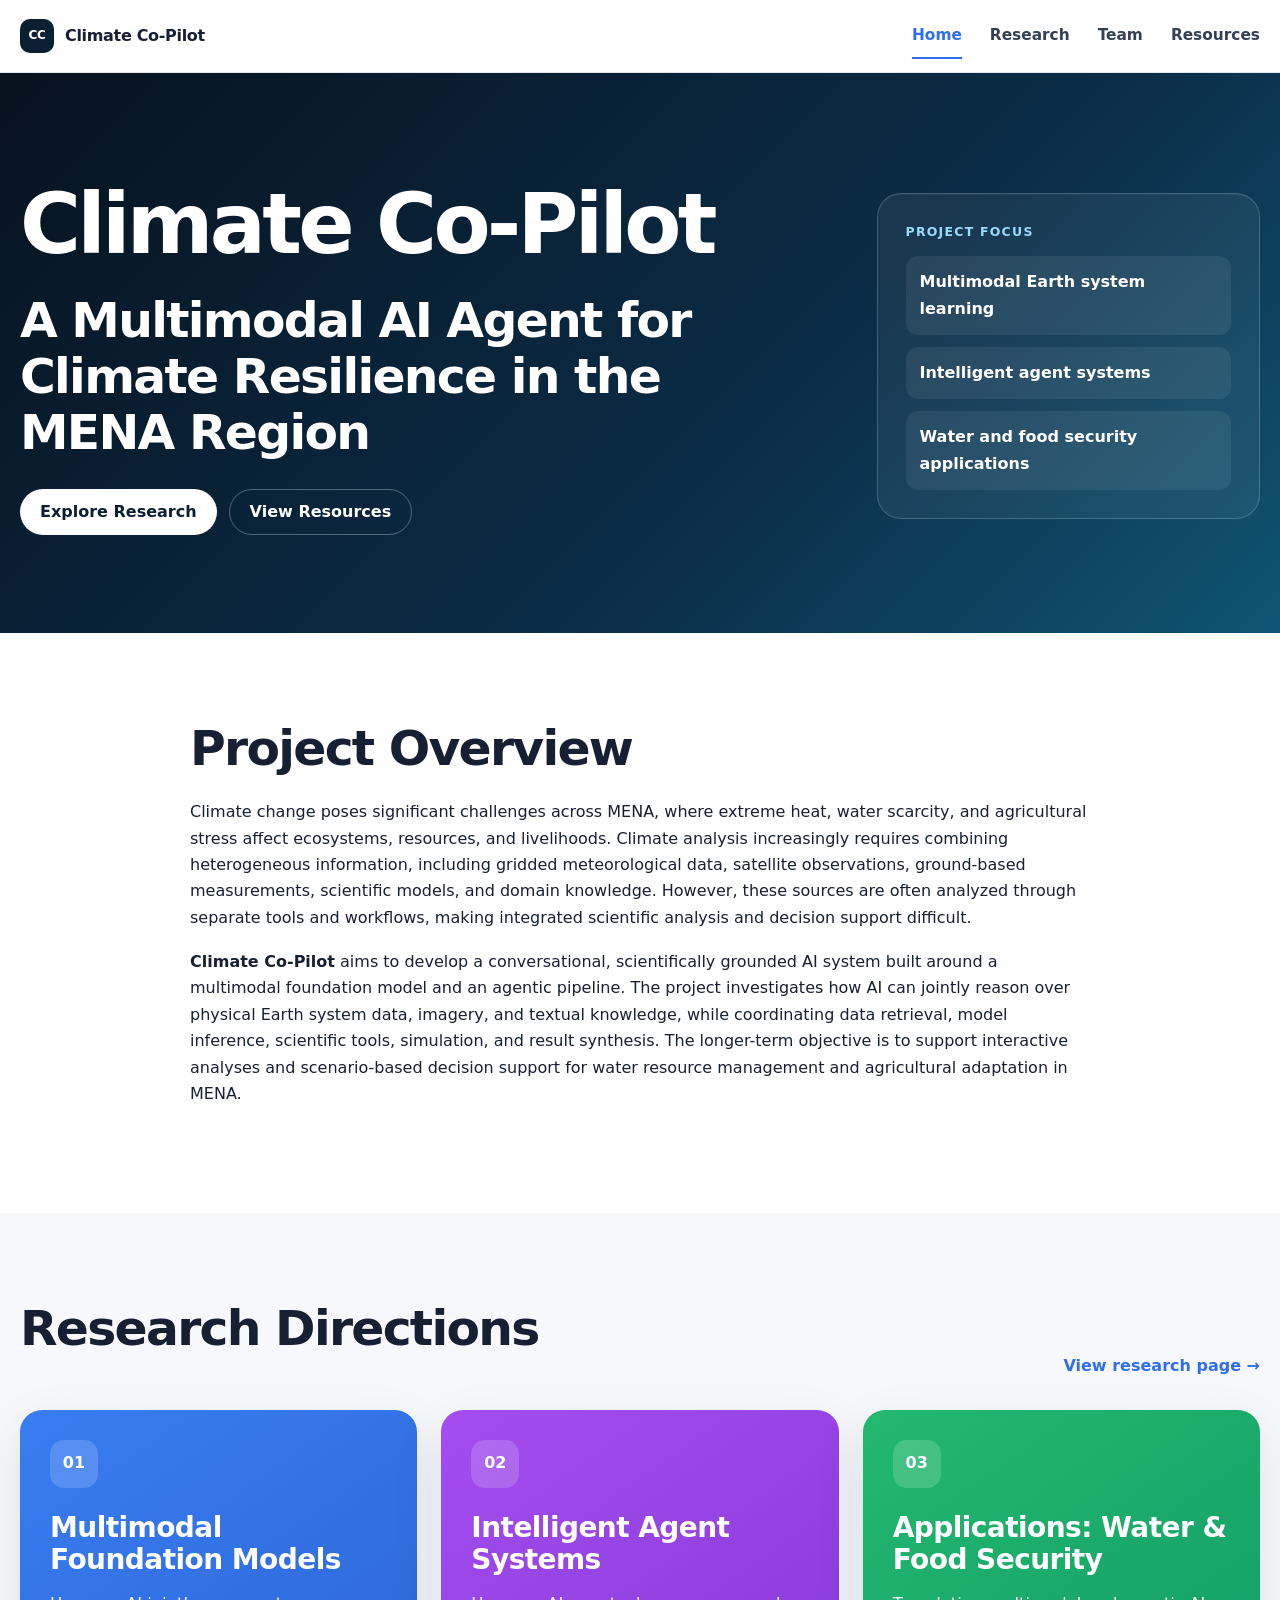
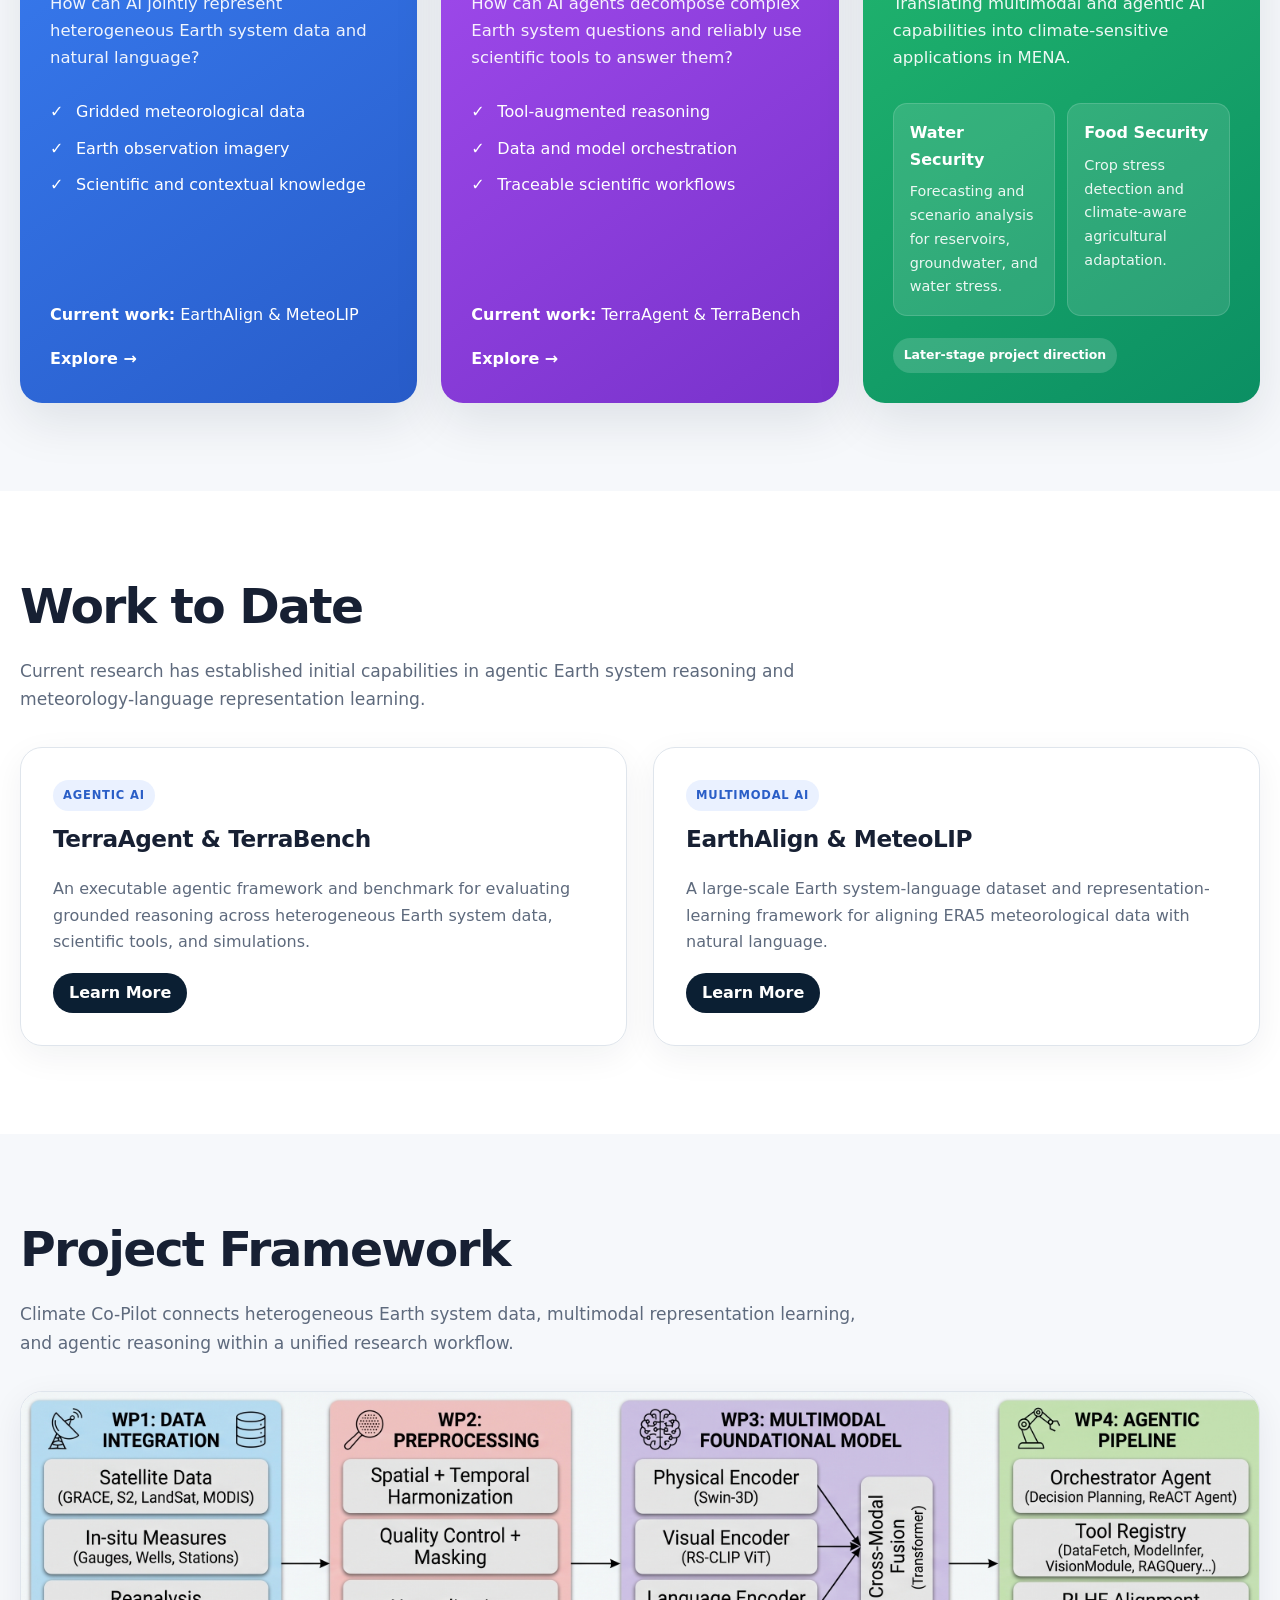
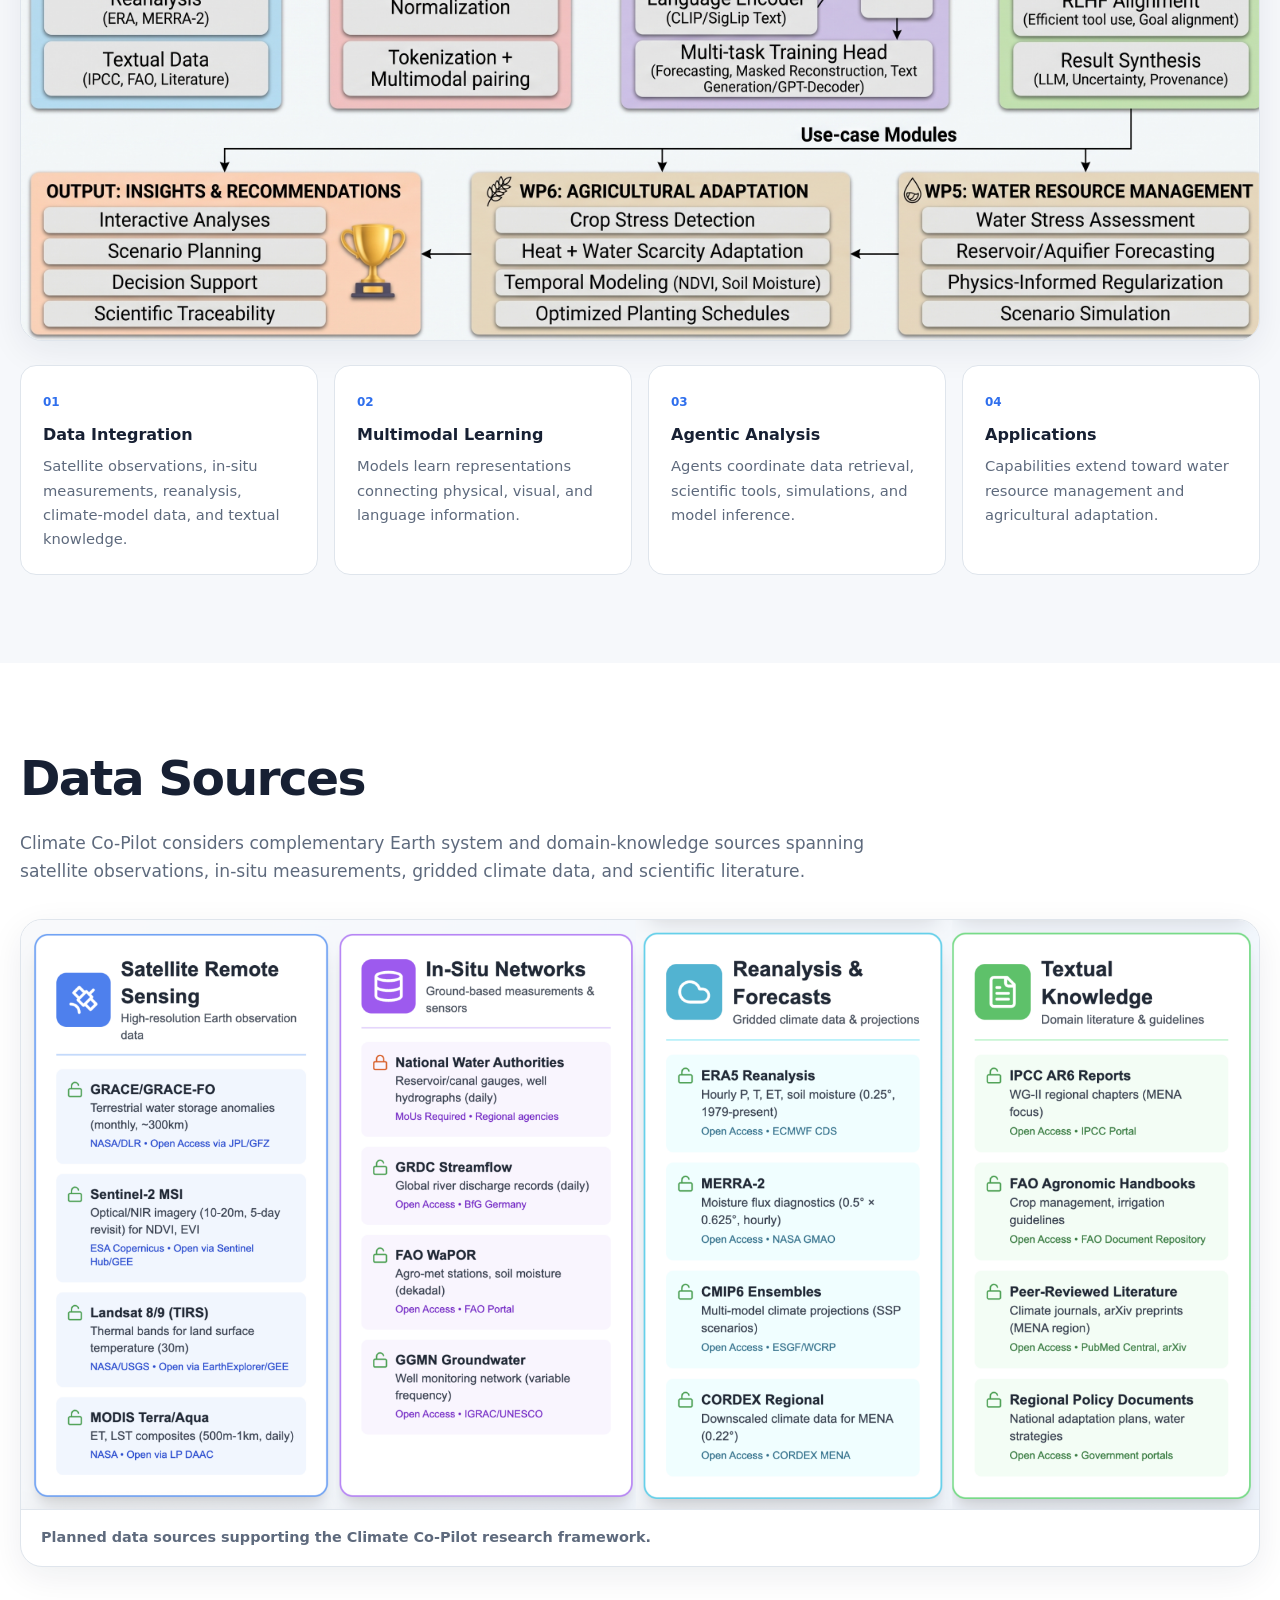
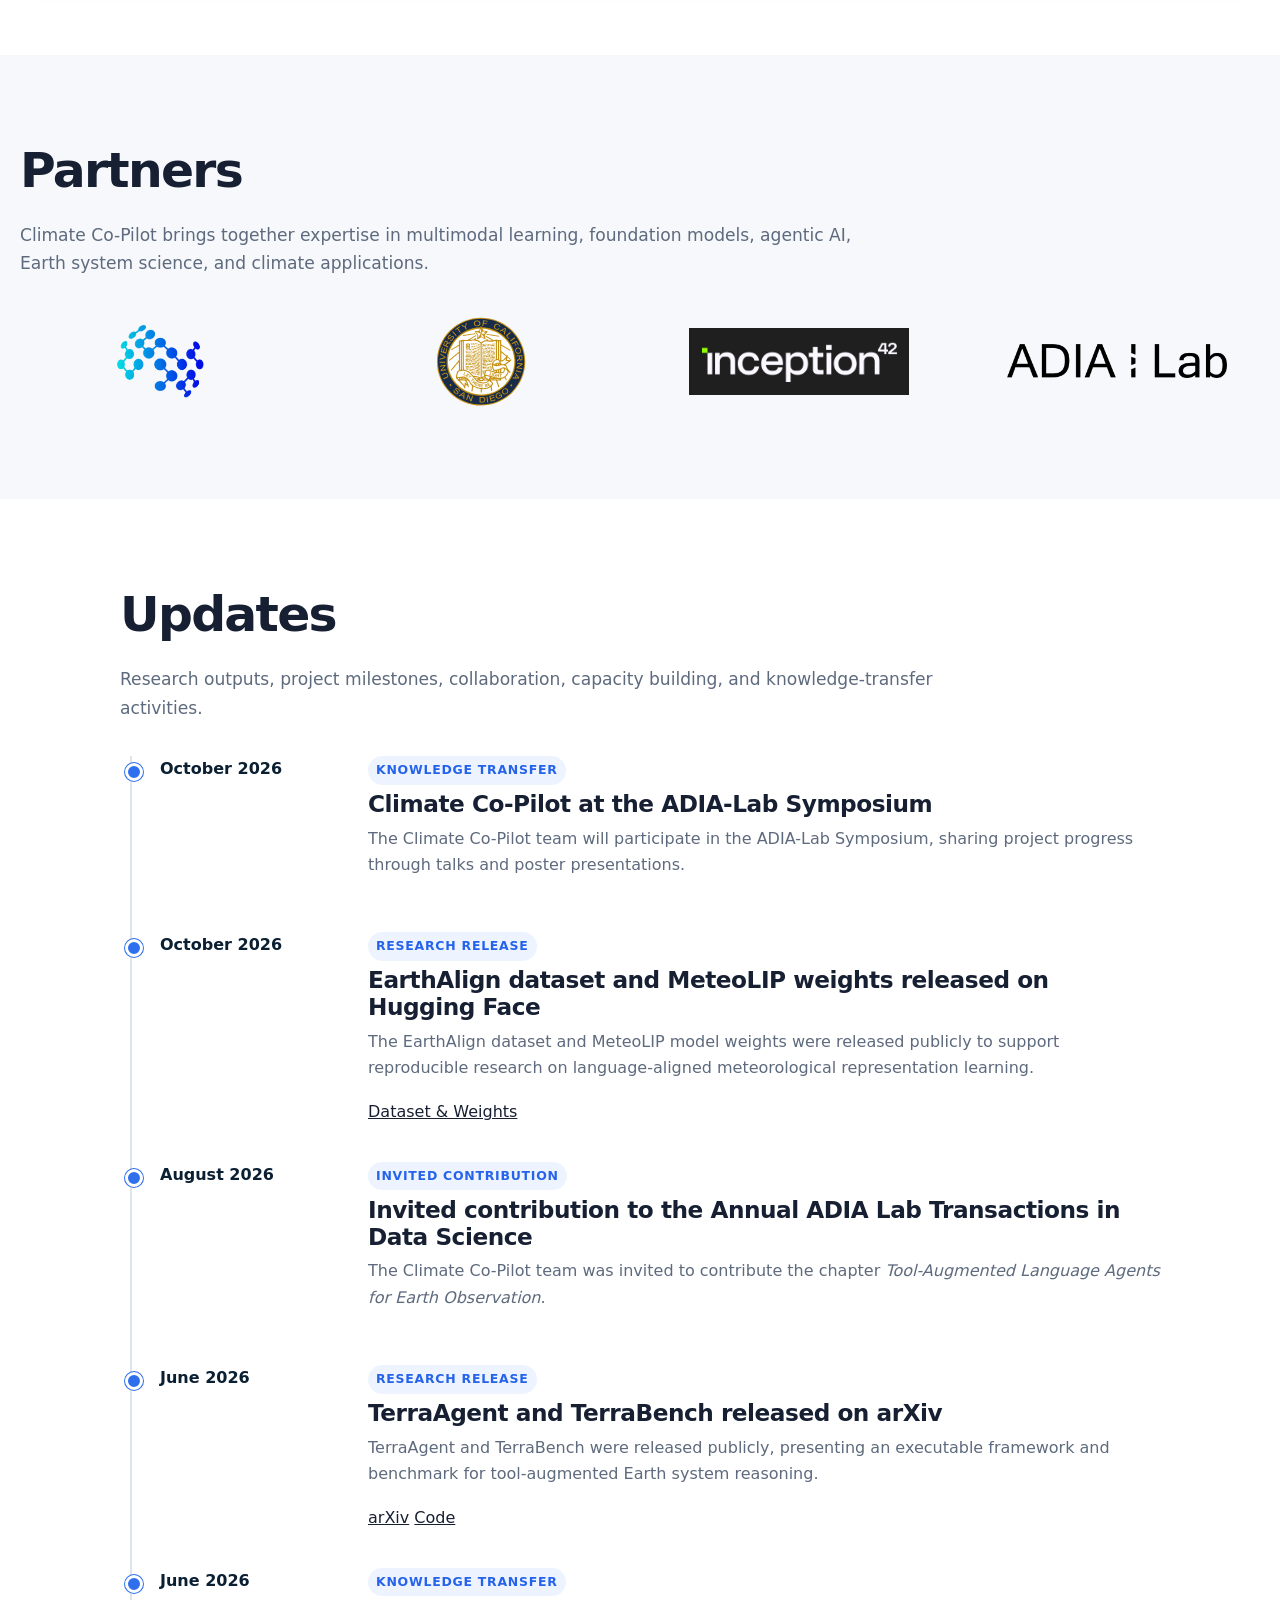
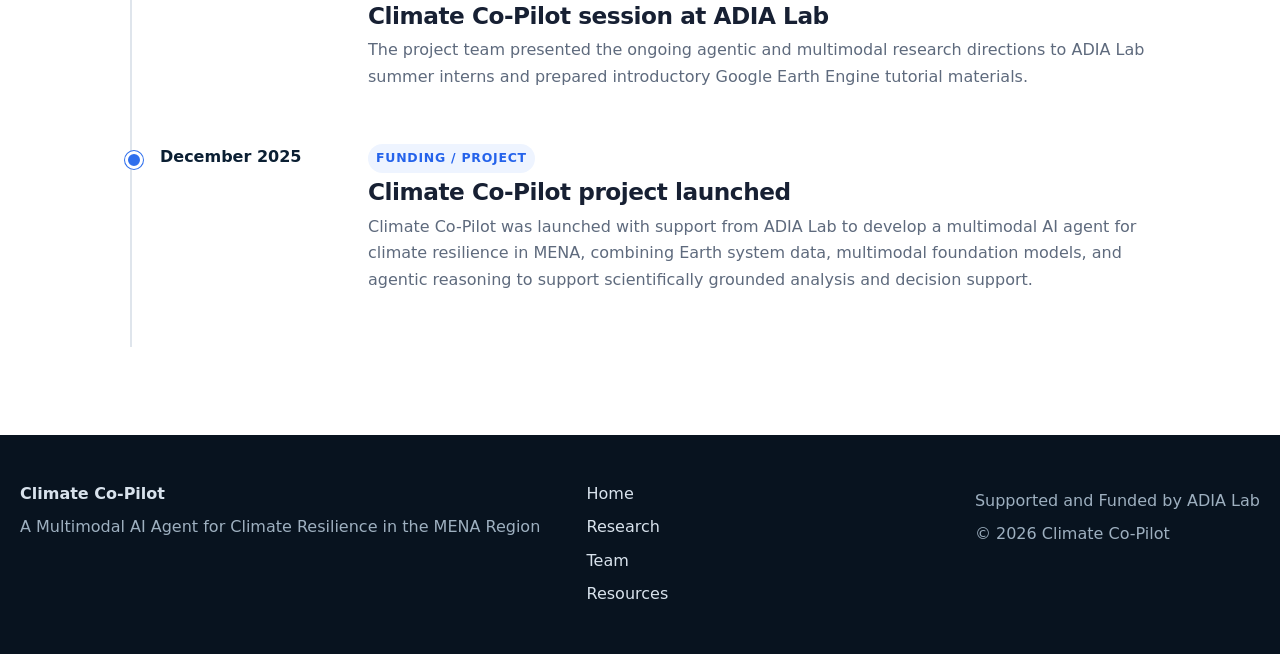
<file: index.html>
<!doctype html>
<html lang="en">
<head>
  <meta charset="utf-8" />
  <meta name="viewport" content="width=device-width, initial-scale=1" />
  <meta name="description" content="Climate Co-Pilot is a multimodal AI agent for climate resilience in the MENA region, integrating foundation models, Earth system data, and agentic reasoning.">
  <title>Climate Co-Pilot</title>
  <link rel="stylesheet" href="assets/css/style.css" />
</head>
<body>
  <header class="site-header">
    <div class="container nav-wrap">
      <a class="brand" href="index.html" aria-label="Climate Co-Pilot home">
        <span class="brand-mark">CC</span>
        <span>Climate Co-Pilot</span>
      </a>
      <button class="nav-toggle" aria-expanded="false" aria-controls="site-nav">Menu</button>
      <nav id="site-nav" class="site-nav" aria-label="Primary navigation">
        <a href="index.html">Home</a>
        <a href="research.html">Research</a>
        <a href="team.html">Team</a>
        <a href="resources.html">Resources</a>
      </nav>
    </div>
  </header>

  <main>
    <section class="hero section-dark">
      <div class="container hero-grid">
        <div>
          <h1>Climate Co-Pilot</h1>
          <h2>A Multimodal AI Agent for Climate Resilience in the MENA Region</h2>
          <div class="button-row">
            <a class="button button-primary" href="research.html">Explore Research</a>
            <a class="button button-ghost" href="resources.html">View Resources</a>
          </div>
        </div>
        <div class="hero-panel">
          <div class="hero-panel-label">Project Focus</div>
          <div class="hero-panel-list">
            <span>Multimodal Earth system learning</span>
            <span>Intelligent agent systems</span>
            <span>Water and food security applications</span>
          </div>
        </div>
      </div>
    </section>

    <section class="section" id="background-objectives">
      <div class="container narrow">
        <h2>Project Overview</h2>
        <p>Climate change poses significant challenges across MENA, where extreme heat, water scarcity, and agricultural stress affect ecosystems, resources, and livelihoods. Climate analysis increasingly requires combining heterogeneous information, including gridded meteorological data, satellite observations, ground-based measurements, scientific models, and domain knowledge. However, these sources are often analyzed through separate tools and workflows, making integrated scientific analysis and decision support difficult.</p>
        <p><strong>Climate Co-Pilot</strong> aims to develop a conversational, scientifically grounded AI system built around a multimodal foundation model and an agentic pipeline. The project investigates how AI can jointly reason over physical Earth system data, imagery, and textual knowledge, while coordinating data retrieval, model inference, scientific tools, simulation, and result synthesis. The longer-term objective is to support interactive analyses and scenario-based decision support for water resource management and agricultural adaptation in MENA.</p>
      </div>
    </section>

    <section class="section section-soft" id="research-directions">
      <div class="container">
        <div class="section-heading-row">
          <div>
            <h2>Research Directions</h2>
          </div>
          <a class="text-link" href="research.html">View research page →</a>
        </div>

        <div class="research-grid three">
          <article class="direction-card direction-blue">
            <div class="direction-icon">01</div>
            <h3>Multimodal Foundation Models</h3>
            <p class="question">How can AI jointly represent heterogeneous Earth system data and natural language?</p>
            <ul class="check-list">
              <li>Gridded meteorological data</li>
              <li>Earth observation imagery</li>
              <li>Scientific and contextual knowledge</li>
            </ul>
            <p class="current-work"><strong>Current work:</strong> EarthAlign &amp; MeteoLIP</p>
            <a class="card-link" href="research.html#multimodal">Explore →</a>
          </article>

          <article class="direction-card direction-purple">
            <div class="direction-icon">02</div>
            <h3>Intelligent Agent Systems</h3>
            <p class="question">How can AI agents decompose complex Earth system questions and reliably use scientific tools to answer them?</p>
            <ul class="check-list">
              <li>Tool-augmented reasoning</li>
              <li>Data and model orchestration</li>
              <li>Traceable scientific workflows</li>
            </ul>
            <p class="current-work"><strong>Current work:</strong> TerraAgent &amp; TerraBench</p>
            <a class="card-link" href="research.html#agentic">Explore →</a>
          </article>

          <article class="direction-card direction-green split-direction-card">
            <div class="direction-icon">03</div>
            <h3>Applications: Water &amp; Food Security</h3>
            <p class="question">Translating multimodal and agentic AI capabilities into climate-sensitive applications in MENA.</p>
            <div class="split-links">
              <a href="research.html#water-security" class="split-link">
                <strong>Water Security</strong>
                <span>Forecasting and scenario analysis for reservoirs, groundwater, and water stress.</span>
              </a>
              <a href="research.html#food-security" class="split-link">
                <strong>Food Security</strong>
                <span>Crop stress detection and climate-aware agricultural adaptation.</span>
              </a>
            </div>
            <span class="status-badge">Later-stage project direction</span>
          </article>
        </div>
      </div>
    </section>

    <section class="section" id="work-to-date">
      <div class="container">
        <h2>Work to Date</h2>
        <p class="section-intro">Current research has established initial capabilities in agentic Earth system reasoning and meteorology-language representation learning.</p>
        <div class="work-grid">
          <article class="work-card">
            <div class="work-card-tag">Agentic AI</div>
            <h3>TerraAgent &amp; TerraBench</h3>
            <p>An executable agentic framework and benchmark for evaluating grounded reasoning across heterogeneous Earth system data, scientific tools, and simulations.</p>
            <a class="button button-small" href="research.html#agentic">Learn More</a>
          </article>
          <article class="work-card">
            <div class="work-card-tag">Multimodal AI</div>
            <h3>EarthAlign &amp; MeteoLIP</h3>
            <p>A large-scale Earth system-language dataset and representation-learning framework for aligning ERA5 meteorological data with natural language.</p>
            <a class="button button-small" href="research.html#multimodal">Learn More</a>
          </article>
        </div>
      </div>
    </section>

    <section class="section section-soft" id="framework">
      <div class="container">
        <h2>Project Framework</h2>
        <p class="section-intro">Climate Co-Pilot connects heterogeneous Earth system data, multimodal representation learning, and agentic reasoning within a unified research workflow.</p>
        <figure class="figure-card">
          <img src="assets/images/project-framework.jpeg" alt="Climate Co-Pilot project framework figure" />
        </figure>
        <div class="process-grid">
          <div><span>01</span><strong>Data Integration</strong><p>Satellite observations, in-situ measurements, reanalysis, climate-model data, and textual knowledge.</p></div>
          <div><span>02</span><strong>Multimodal Learning</strong><p>Models learn representations connecting physical, visual, and language information.</p></div>
          <div><span>03</span><strong>Agentic Analysis</strong><p>Agents coordinate data retrieval, scientific tools, simulations, and model inference.</p></div>
          <div><span>04</span><strong>Applications</strong><p>Capabilities extend toward water resource management and agricultural adaptation.</p></div>
        </div>
      </div>
    </section>

    <section class="section" id="data-sources">
      <div class="container">
        <h2>Data Sources</h2>
        <p class="section-intro">Climate Co-Pilot considers complementary Earth system and domain-knowledge sources spanning satellite observations, in-situ measurements, gridded climate data, and scientific literature.</p>
        <figure class="figure-card">
          <img src="assets/images/data-sources.png" alt="Planned Climate Co-Pilot data sources figure" />
          <figcaption><strong>Planned data sources supporting the Climate Co-Pilot research framework.</strong></figcaption>
        </figure>
      </div>
    </section>

    <section class="section section-soft" id="partners">
      <div class="container">
        <h2>Partners</h2>
        <p class="section-intro">Climate Co-Pilot brings together expertise in multimodal learning, foundation models, agentic AI, Earth system science, and climate applications.</p>
        <div class="logo-grid">
          <div class="partner-logo"><img src="assets/logos/mbzuai.png" alt="MBZUAI logo"></div>
          <div class="partner-logo"><img class="logo-ucsd" src="assets/logos/ucsd.svg" alt="UC San Diego"></div>
          <div class="partner-logo"><img src="assets/logos/inception42.png" alt="Inception42"></div>
          <div class="partner-logo"><img src="assets/logos/adia-lab.png" alt="ADIA Lab"></div>
        </div>
      </div>
    </section>

    <section class="section" id="updates">
      <div class="container narrow-wide">
        <h2>Updates</h2>
        <p class="section-intro">Research outputs, project milestones, collaboration, capacity building, and knowledge-transfer activities.</p>
        <div class="timeline">
          <article class="timeline-item">
            <div class="timeline-date">October 2026</div>
            <div>
              <span class="timeline-category">Knowledge Transfer</span>
              <h3>Climate Co-Pilot at the ADIA-Lab Symposium</h3>
              <p>The Climate Co-Pilot team will participate in the ADIA-Lab Symposium, sharing project progress through talks and poster presentations.</p>
            </div>
          </article>
          <article class="timeline-item">
            <div class="timeline-date">October 2026</div>
            <div>
              <span class="timeline-category">Research Release</span>
              <h3>EarthAlign dataset and MeteoLIP weights released on Hugging Face</h3>
              <p>The EarthAlign dataset and MeteoLIP model weights were released publicly to support reproducible research on language-aligned meteorological representation learning.</p>
              <div class="update-links">
                <a href="https://huggingface.co/datasets/MBZUAI/EarthAlign" target="_blank">Dataset &amp; Weights</a>
              </div>
            </div>
          </article>
          <article class="timeline-item">
            <div class="timeline-date">August 2026</div>
            <div>
              <span class="timeline-category">Invited Contribution</span>
              <h3>Invited contribution to the Annual ADIA Lab Transactions in Data Science</h3>
              <p>The Climate Co-Pilot team was invited to contribute the chapter <em>Tool-Augmented Language Agents for Earth Observation</em>.</p>
            </div>
          </article>
          <article class="timeline-item">
            <div class="timeline-date">June 2026</div>
            <div>
              <span class="timeline-category">Research Release</span>
              <h3>TerraAgent and TerraBench released on arXiv</h3>
              <p>TerraAgent and TerraBench were released publicly, presenting an executable framework and benchmark for tool-augmented Earth system reasoning.</p>
              <div class="update-links">
                <a href="https://arxiv.org/abs/2606.13148" target="_blank">arXiv</a>
                <a href="https://github.com/Takerdat23/TerraBench" target="_blank">Code</a>
              </div>
            </div>
          </article>
          <article class="timeline-item">
            <div class="timeline-date">June 2026</div>
            <div>
              <span class="timeline-category">Knowledge Transfer</span>
              <h3>Climate Co-Pilot session at ADIA Lab</h3>
              <p>The project team presented the ongoing agentic and multimodal research directions to ADIA Lab summer interns and prepared introductory Google Earth Engine tutorial materials.</p>
            </div>
          </article>
          <article class="timeline-item">
            <div class="timeline-date">December 2025</div>
            <div>
              <span class="timeline-category">Funding / Project</span>
              <h3>Climate Co-Pilot project launched</h3>
              <p>Climate Co-Pilot was launched with support from ADIA Lab to develop a multimodal AI agent for climate resilience in MENA, combining Earth system data, multimodal foundation models, and agentic reasoning to support scientifically grounded analysis and decision support.</p>
            </div>
          </article>
        </div>
      </div>
    </section>
  </main>

  <footer class="site-footer">
    <div class="container footer-grid">
      <div>
        <strong>Climate Co-Pilot</strong>
        <p>A Multimodal AI Agent for Climate Resilience in the MENA Region</p>
      </div>
      <div class="footer-links">
        <a href="index.html">Home</a>
        <a href="research.html">Research</a>
        <a href="team.html">Team</a>
        <a href="resources.html">Resources</a>
      </div>
      <div>
        <p>Supported and Funded by ADIA Lab</p>
        <p>© <span data-current-year></span> Climate Co-Pilot</p>
      </div>
    </div>
  </footer>

  <script src="assets/js/main.js"></script>
</body>
</html>
</file>
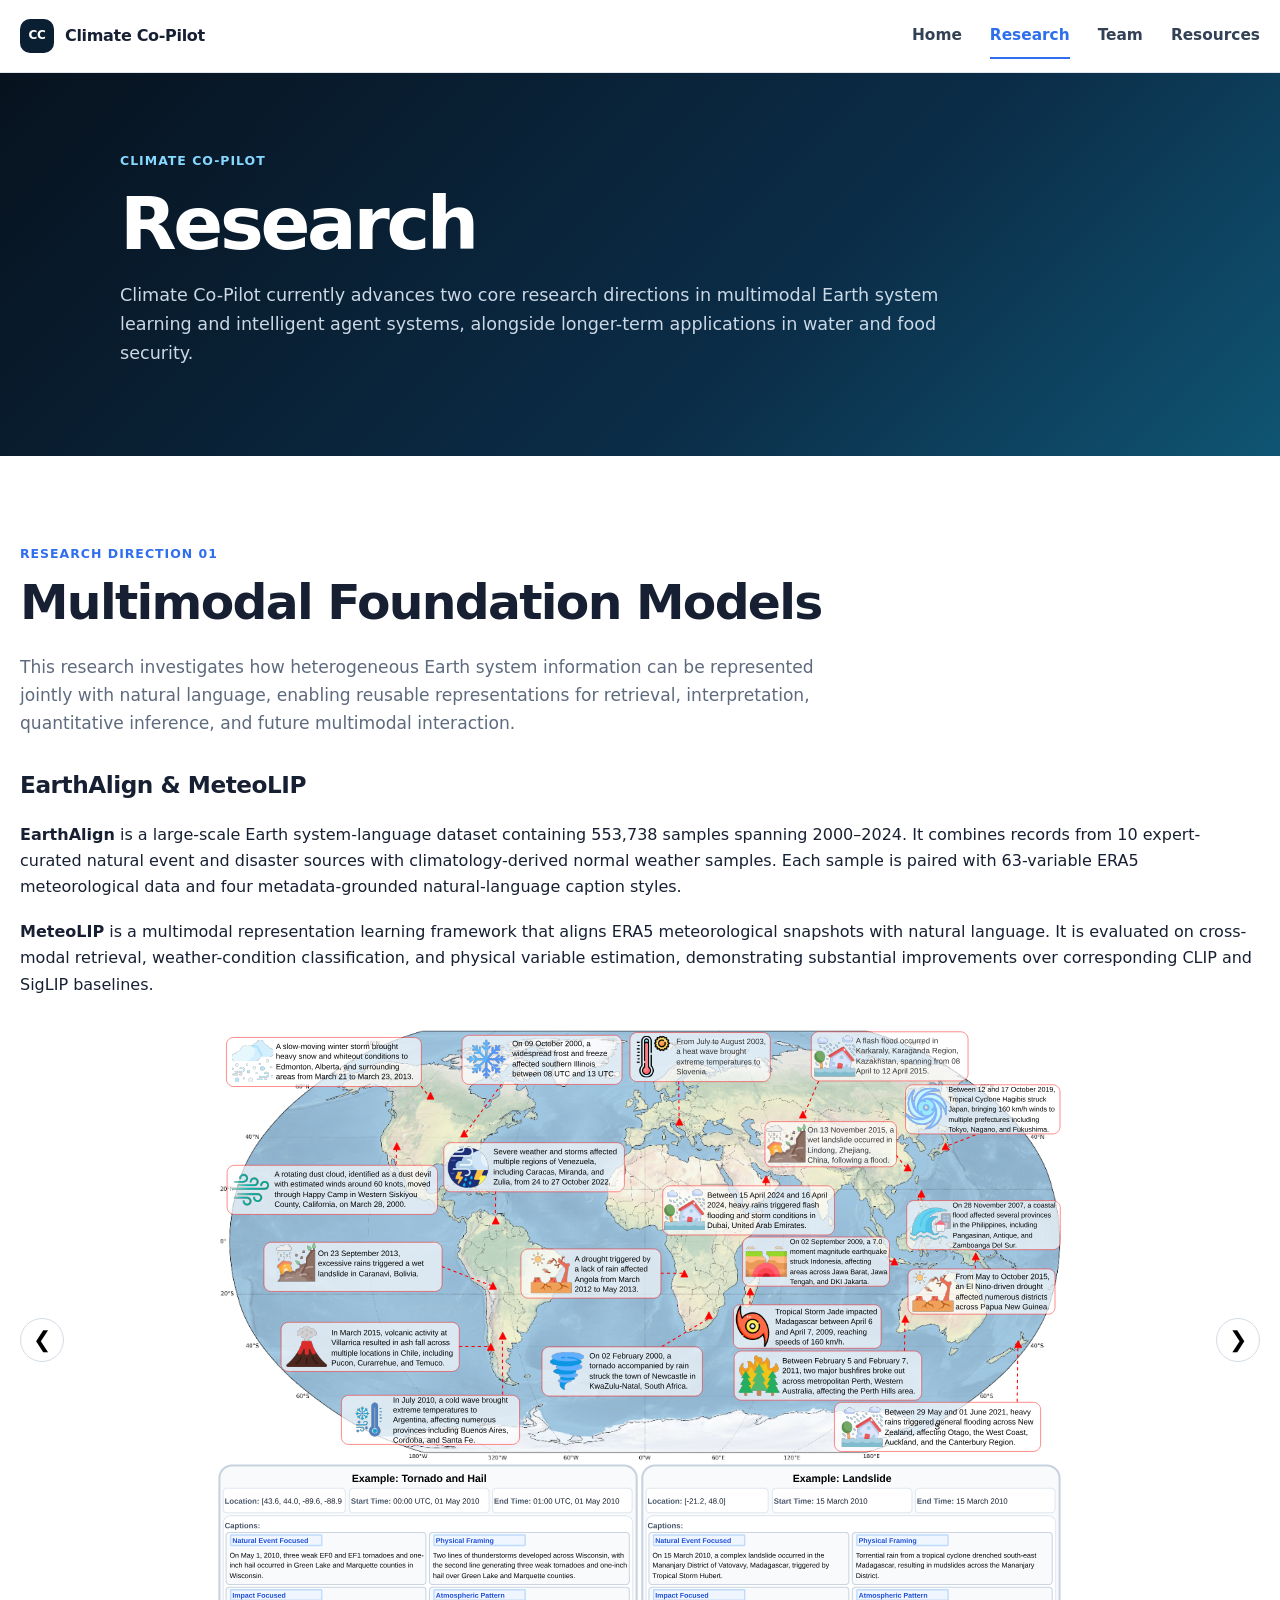
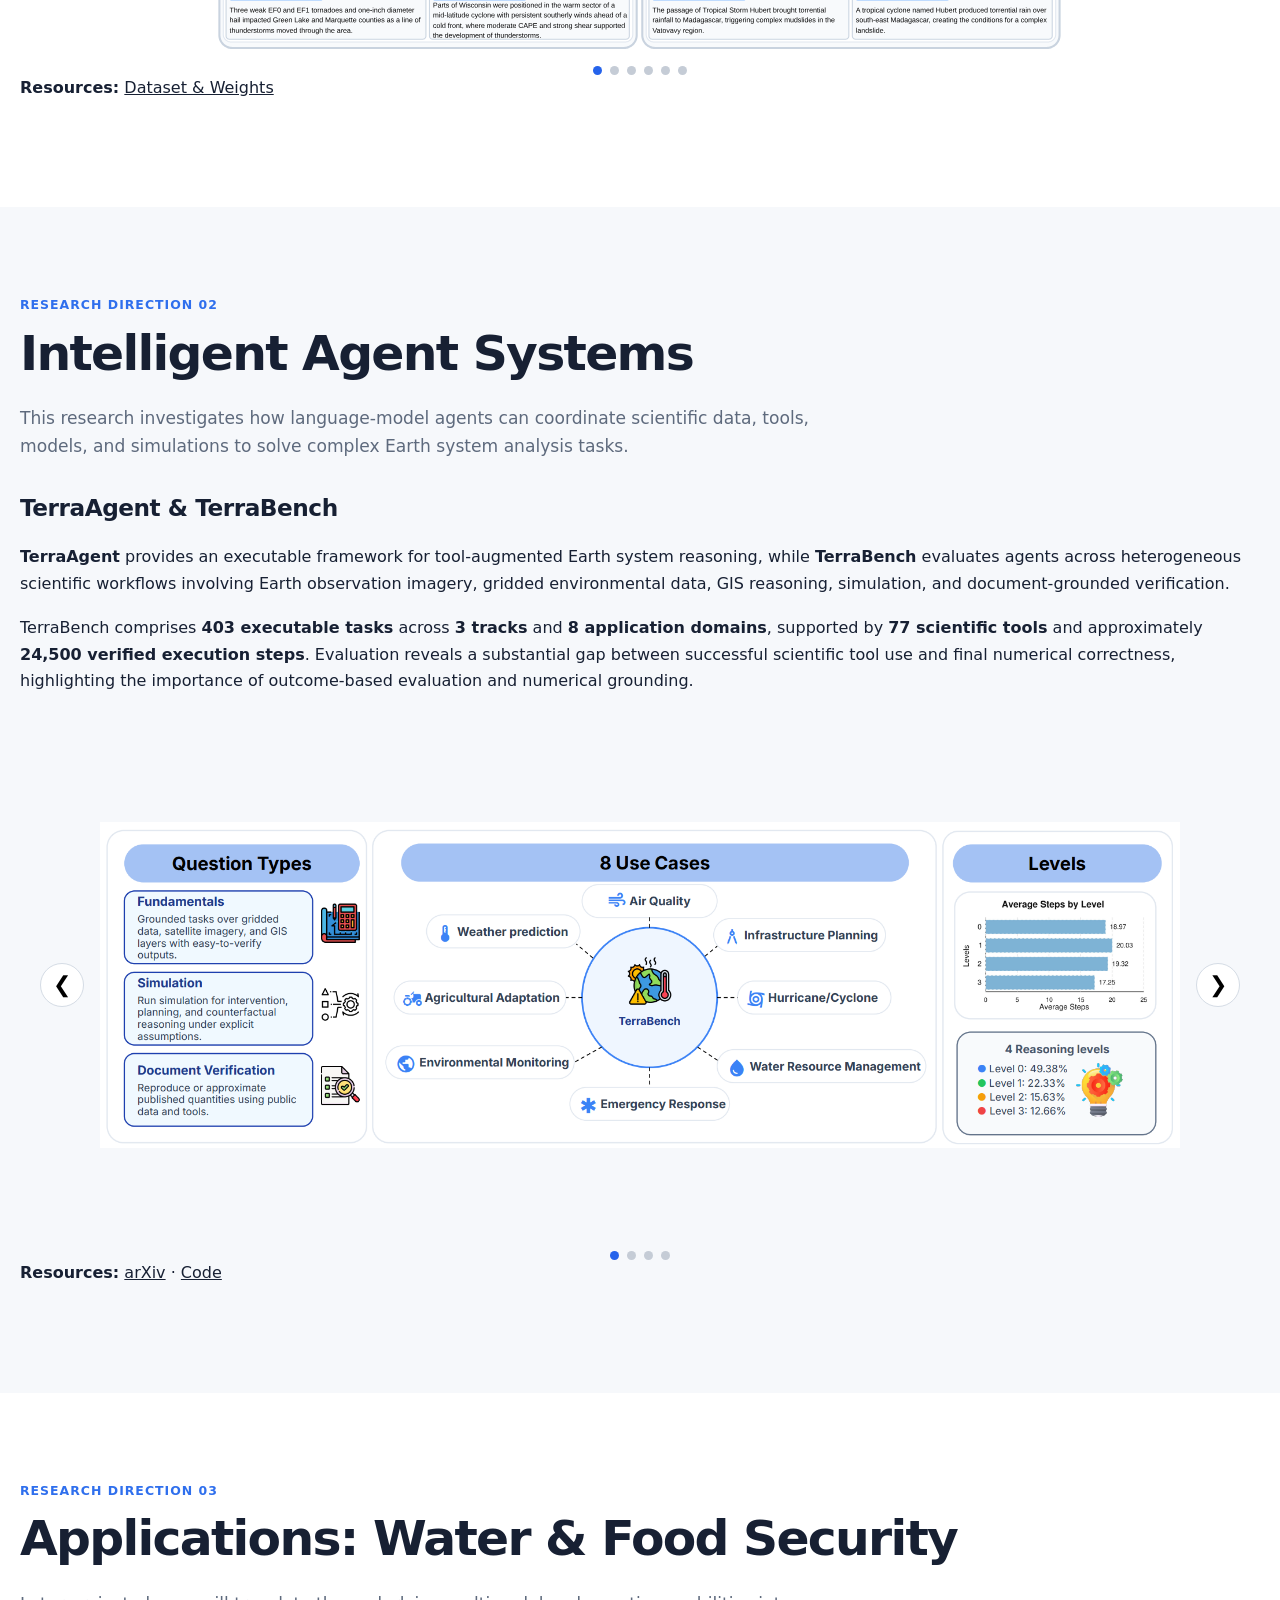
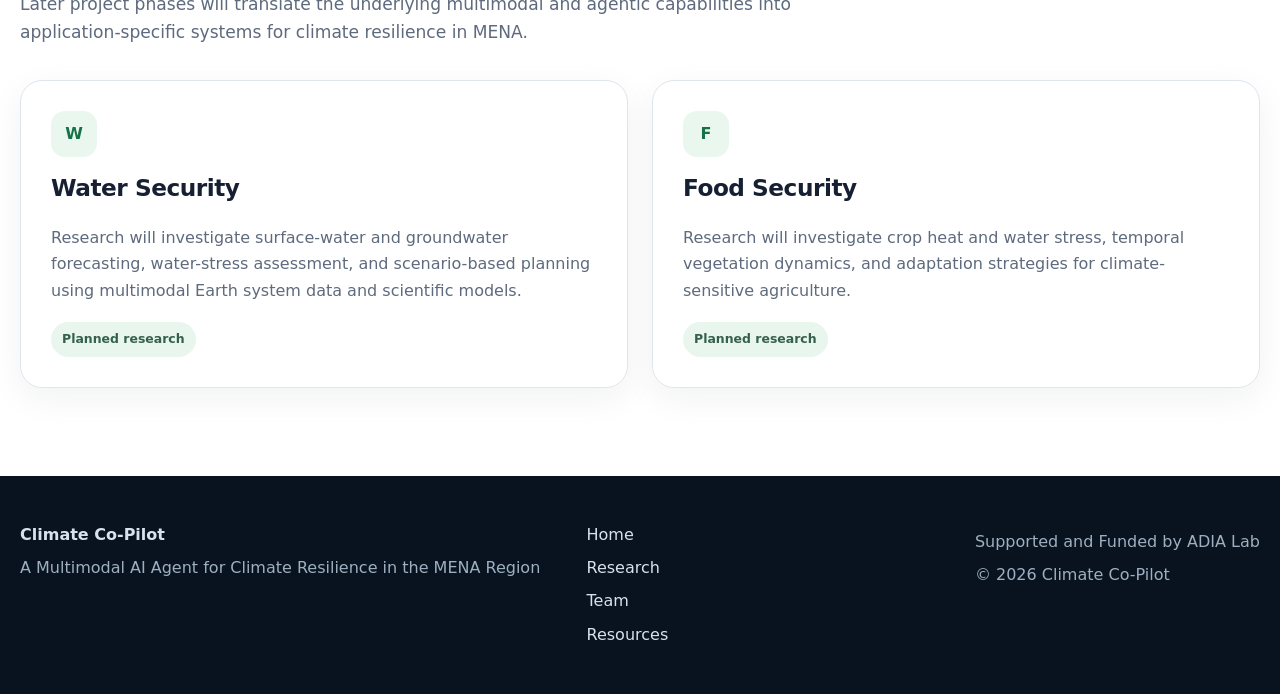
<file: research.html>
<!doctype html>
<html lang="en">
<head>
  <meta charset="utf-8" />
  <meta name="viewport" content="width=device-width, initial-scale=1" />
  <meta name="description" content="Climate Co-Pilot research directions and work to date." />
  <title>Research | Climate Co-Pilot</title>
  <link rel="icon" href="assets/images/favicon.svg" type="image/svg+xml" />
  <link rel="stylesheet" href="assets/css/style.css" />
</head>
<body>
  <header class="site-header">
    <div class="container nav-wrap">
      <a class="brand" href="index.html"><span class="brand-mark">CC</span><span>Climate Co-Pilot</span></a>
      <button class="nav-toggle" aria-expanded="false" aria-controls="site-nav">Menu</button>
      <nav id="site-nav" class="site-nav" aria-label="Primary navigation">
        <a href="index.html">Home</a>
        <a href="research.html">Research</a>
        <a href="team.html">Team</a>
        <a href="resources.html">Resources</a>
      </nav>
    </div>
  </header>

  <main>
    <section class="page-hero section-dark">
      <div class="container narrow-wide">
        <p class="eyebrow">Climate Co-Pilot</p>
        <h1>Research</h1>
        <p>Climate Co-Pilot currently advances two core research directions in multimodal Earth system learning and intelligent agent systems, alongside longer-term applications in water and food security.</p>
      </div>
    </section>

    <section class="section" id="multimodal">
      <div class="container">
        <p class="section-kicker">Research Direction 01</p>
        <h2>Multimodal Foundation Models</h2>

        <p class="section-intro">This research investigates how heterogeneous Earth system information can be represented jointly with natural language, enabling reusable representations for retrieval, interpretation, quantitative inference, and future multimodal interaction.</p>

        <h3>EarthAlign &amp; MeteoLIP</h3>

        <p><strong>EarthAlign</strong> is a large-scale Earth system-language dataset containing 553,738 samples spanning 2000–2024. It combines records from 10 expert-curated natural event and disaster sources with climatology-derived normal weather samples. Each sample is paired with 63-variable ERA5 meteorological data and four metadata-grounded natural-language caption styles.</p>

        <p><strong>MeteoLIP</strong> is a multimodal representation learning framework that aligns ERA5 meteorological snapshots with natural language. It is evaluated on cross-modal retrieval, weather-condition classification, and physical variable estimation, demonstrating substantial improvements over corresponding CLIP and SigLIP baselines.</p>

        <div class="slider-wrapper earthalign-slider">
          <button class="slider-button" id="earthalignPrevBtn" aria-label="Previous figure">&#10094;</button>

          <div class="slider-window">
            <div id="earthalignImageSlider" class="image-slider">
              <div class="slide"><img src="assets/images/earthalign/overview_1.svg" alt="EarthAlign overview figure 1"></div>
              <div class="slide"><img src="assets/images/earthalign/overview_2.png" alt="EarthAlign overview figure 2"></div>
              <div class="slide"><img src="assets/images/earthalign/data_construction.svg" alt="EarthAlign data construction"></div>
              <div class="slide"><img src="assets/images/earthalign/meteolip_architecture.svg" alt="MeteoLIP architecture"></div>
              <div class="slide"><img src="assets/images/earthalign/quantitative_results.png" alt="EarthAlign and MeteoLIP quantitative results"></div>
              <div class="slide"><img src="assets/images/earthalign/qualitative_results.png" alt="EarthAlign and MeteoLIP qualitative results"></div>
            </div>
          </div>

          <button class="slider-button" id="earthalignNextBtn" aria-label="Next figure">&#10095;</button>
        </div>

        <div class="slider-dots" id="earthalignSliderDots" aria-label="Figure navigation">
          <span class="slider-dot is-active"></span>
          <span class="slider-dot"></span>
          <span class="slider-dot"></span>
          <span class="slider-dot"></span>
          <span class="slider-dot"></span>
          <span class="slider-dot"></span>
        </div>

        <p class="research-links"><strong>Resources:</strong> <a href="https://huggingface.co/datasets/MBZUAI/EarthAlign">Dataset & Weights</a></p>
      </div>
    </section>

    <section class="section section-soft" id="agentic">
      <div class="container">
        <p class="section-kicker">Research Direction 02</p>
        <h2>Intelligent Agent Systems</h2>

        <p class="section-intro">This research investigates how language-model agents can coordinate scientific data, tools, models, and simulations to solve complex Earth system analysis tasks.</p>

        <h3>TerraAgent &amp; TerraBench</h3>

        <p><strong>TerraAgent</strong> provides an executable framework for tool-augmented Earth system reasoning, while <strong>TerraBench</strong> evaluates agents across heterogeneous scientific workflows involving Earth observation imagery, gridded environmental data, GIS reasoning, simulation, and document-grounded verification.</p>

        <p>TerraBench comprises <strong>403 executable tasks</strong> across <strong>3 tracks</strong> and <strong>8 application domains</strong>, supported by <strong>77 scientific tools</strong> and approximately <strong>24,500 verified execution steps</strong>. Evaluation reveals a substantial gap between successful scientific tool use and final numerical correctness, highlighting the importance of outcome-based evaluation and numerical grounding.</p>

        <div class="slider-wrapper terrabench-slider">
          <button class="slider-button" id="terrabenchPrevBtn" aria-label="Previous figure">&#10094;</button>

          <div class="slider-window">
            <div id="terrabenchImageSlider" class="image-slider">
              <div class="slide"><img src="assets/images/terrabench/climatecopilotbench_intro.png" alt="TerraBench overview"></div>
              <div class="slide"><img src="assets/images/terrabench/framework_figure.svg" alt="TerraAgent and TerraBench framework"></div>
              <div class="slide"><img src="assets/images/terrabench/Representative_traces.svg" alt="Representative TerraBench execution traces"></div>
              <div class="slide"><img src="assets/images/terrabench/Data_Curate_pipeline.svg" alt="TerraBench data curation pipeline"></div>
            </div>
          </div>

          <button class="slider-button" id="terrabenchNextBtn" aria-label="Next figure">&#10095;</button>
        </div>

        <div class="slider-dots" id="terrabenchSliderDots" aria-label="Figure navigation">
          <span class="slider-dot is-active"></span>
          <span class="slider-dot"></span>
          <span class="slider-dot"></span>
          <span class="slider-dot"></span>
        </div>

        <p class="research-links"><strong>Resources:</strong> <a href="https://arxiv.org/abs/2606.13148">arXiv</a> · <a href="https://github.com/Takerdat23/TerraBench">Code</a></p>
      </div>
    </section>

    <section class="section" id="applications">
      <div class="container">
        <p class="section-kicker">Research Direction 03</p>
        <h2>Applications: Water &amp; Food Security</h2>
        <p class="section-intro">Later project phases will translate the underlying multimodal and agentic capabilities into application-specific systems for climate resilience in MENA.</p>
        <div class="application-grid">
          <article class="application-card" id="water-security">
            <div class="application-icon">W</div>
            <h3>Water Security</h3>
            <p>Research will investigate surface-water and groundwater forecasting, water-stress assessment, and scenario-based planning using multimodal Earth system data and scientific models.</p>
            <span class="status-badge">Planned research</span>
          </article>
          <article class="application-card" id="food-security">
            <div class="application-icon">F</div>
            <h3>Food Security</h3>
            <p>Research will investigate crop heat and water stress, temporal vegetation dynamics, and adaptation strategies for climate-sensitive agriculture.</p>
            <span class="status-badge">Planned research</span>
          </article>
        </div>
      </div>
    </section>
  </main>

  <footer class="site-footer">
    <div class="container footer-grid">
      <div><strong>Climate Co-Pilot</strong><p>A Multimodal AI Agent for Climate Resilience in the MENA Region</p></div>
      <div class="footer-links"><a href="index.html">Home</a><a href="research.html">Research</a><a href="team.html">Team</a><a href="resources.html">Resources</a></div>
      <div><p>Supported and Funded by ADIA Lab</p><p>© <span data-current-year></span> Climate Co-Pilot</p></div>
    </div>
  </footer>
  <script src="assets/js/main.js"></script>
</body>
</html>
</file>
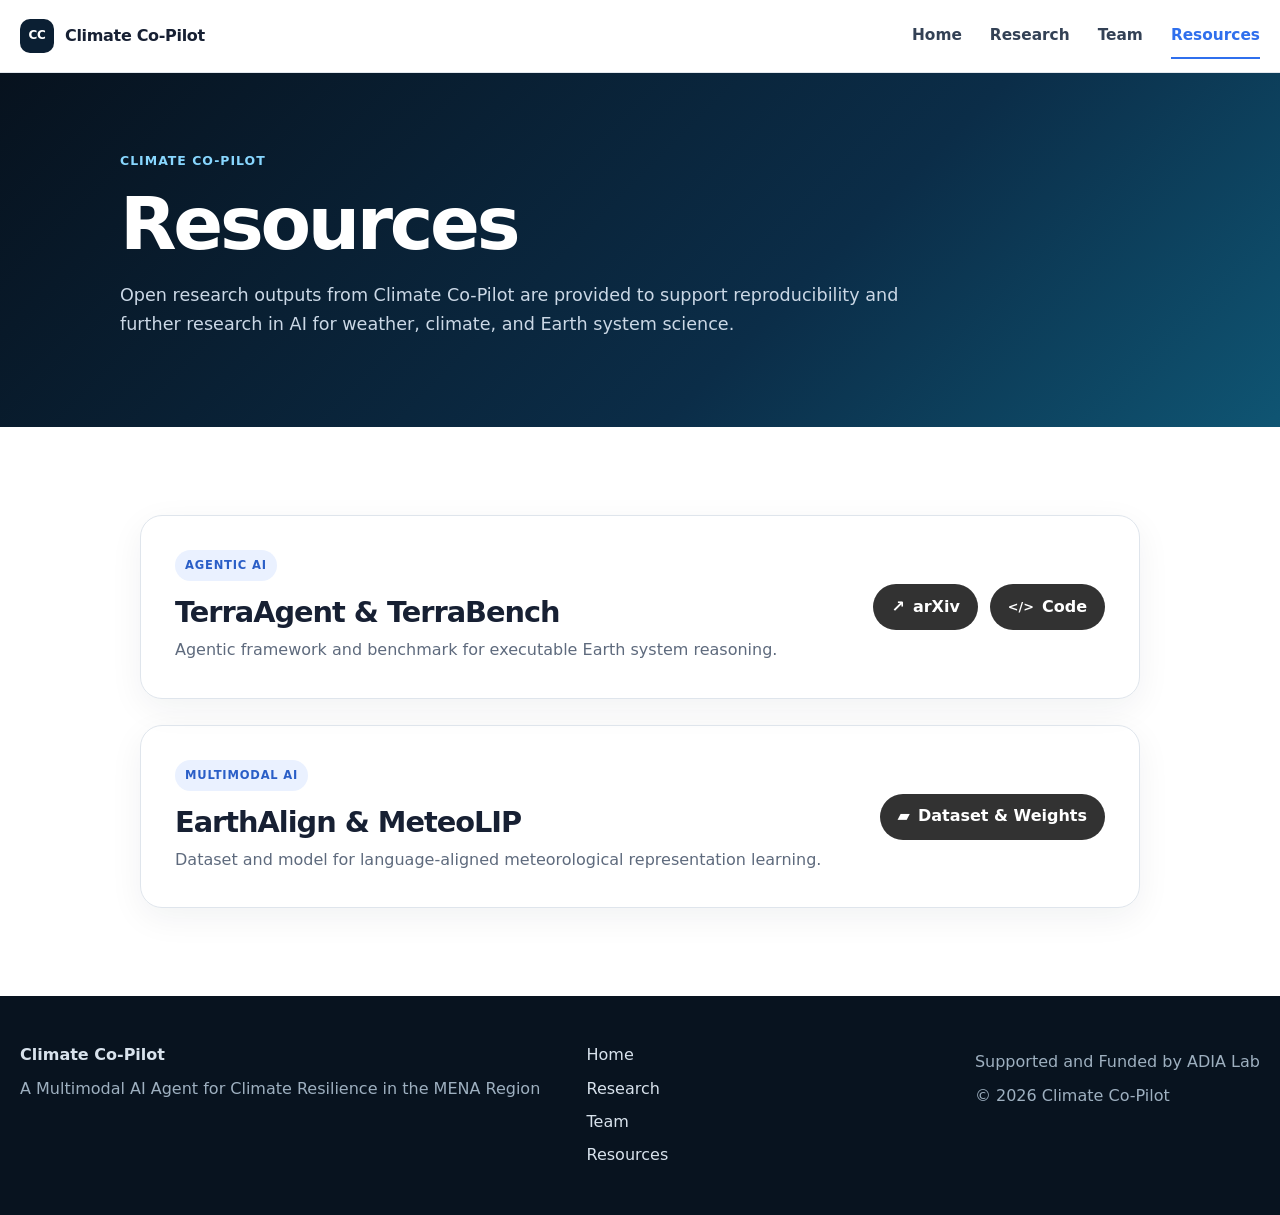
<file: resources.html>
<!doctype html>
<html lang="en">
<head>
  <meta charset="utf-8" />
  <meta name="viewport" content="width=device-width, initial-scale=1" />
  <meta name="description" content="Open resources from the Climate Co-Pilot project." />
  <title>Resources | Climate Co-Pilot</title>
  <link rel="icon" href="assets/images/favicon.svg" type="image/svg+xml" />
  <link rel="stylesheet" href="assets/css/style.css" />
</head>
<body>
  <header class="site-header">
    <div class="container nav-wrap">
      <a class="brand" href="index.html"><span class="brand-mark">CC</span><span>Climate Co-Pilot</span></a>
      <button class="nav-toggle" aria-expanded="false" aria-controls="site-nav">Menu</button>
      <nav id="site-nav" class="site-nav" aria-label="Primary navigation"><a href="index.html">Home</a><a href="research.html">Research</a><a href="team.html">Team</a><a href="resources.html">Resources</a></nav>
    </div>
  </header>

  <main>
    <section class="page-hero section-dark">
      <div class="container narrow-wide">
        <p class="eyebrow">Climate Co-Pilot</p>
        <h1>Resources</h1>
        <p>Open research outputs from Climate Co-Pilot are provided to support reproducibility and further research in AI for weather, climate, and Earth system science.</p>
      </div>
    </section>

    <section class="section">
      <div class="container resource-groups">
        <article class="resource-group-card">
          <div>
            <span class="work-card-tag">Agentic AI</span>
            <h2>TerraAgent &amp; TerraBench</h2>
            <p>Agentic framework and benchmark for executable Earth system reasoning.</p>
          </div>
          <div class="resource-pills">
            <a href="https://arxiv.org/abs/2606.13148" class="resource-pill icon-doc">arXiv</a>
            <a href="https://github.com/Takerdat23/TerraBench" class="resource-pill icon-code">Code</a>
          </div>
        </article>

        <article class="resource-group-card">
          <div>
            <span class="work-card-tag">Multimodal AI</span>
            <h2>EarthAlign &amp; MeteoLIP</h2>
            <p>Dataset and model for language-aligned meteorological representation learning.</p>
          </div>
          <div class="resource-pills">
            <!-- <a href="#" class="resource-pill icon-doc">arXiv</a> -->
            <!-- <a href="#" class="resource-pill icon-code">Code</a> -->
            <a href="https://huggingface.co/datasets/MBZUAI/EarthAlign" class="resource-pill icon-data">Dataset & Weights</a>
            <!-- <a href="#" class="resource-pill icon-web">Project Page</a> -->
          </div>
        </article>
      </div>
    </section>
  </main>

  <footer class="site-footer"><div class="container footer-grid"><div><strong>Climate Co-Pilot</strong><p>A Multimodal AI Agent for Climate Resilience in the MENA Region</p></div><div class="footer-links"><a href="index.html">Home</a><a href="research.html">Research</a><a href="team.html">Team</a><a href="resources.html">Resources</a></div><div><p>Supported and Funded by ADIA Lab</p><p>© <span data-current-year></span> Climate Co-Pilot</p></div></div></footer>
  <script src="assets/js/main.js"></script>
</body>
</html>
</file>
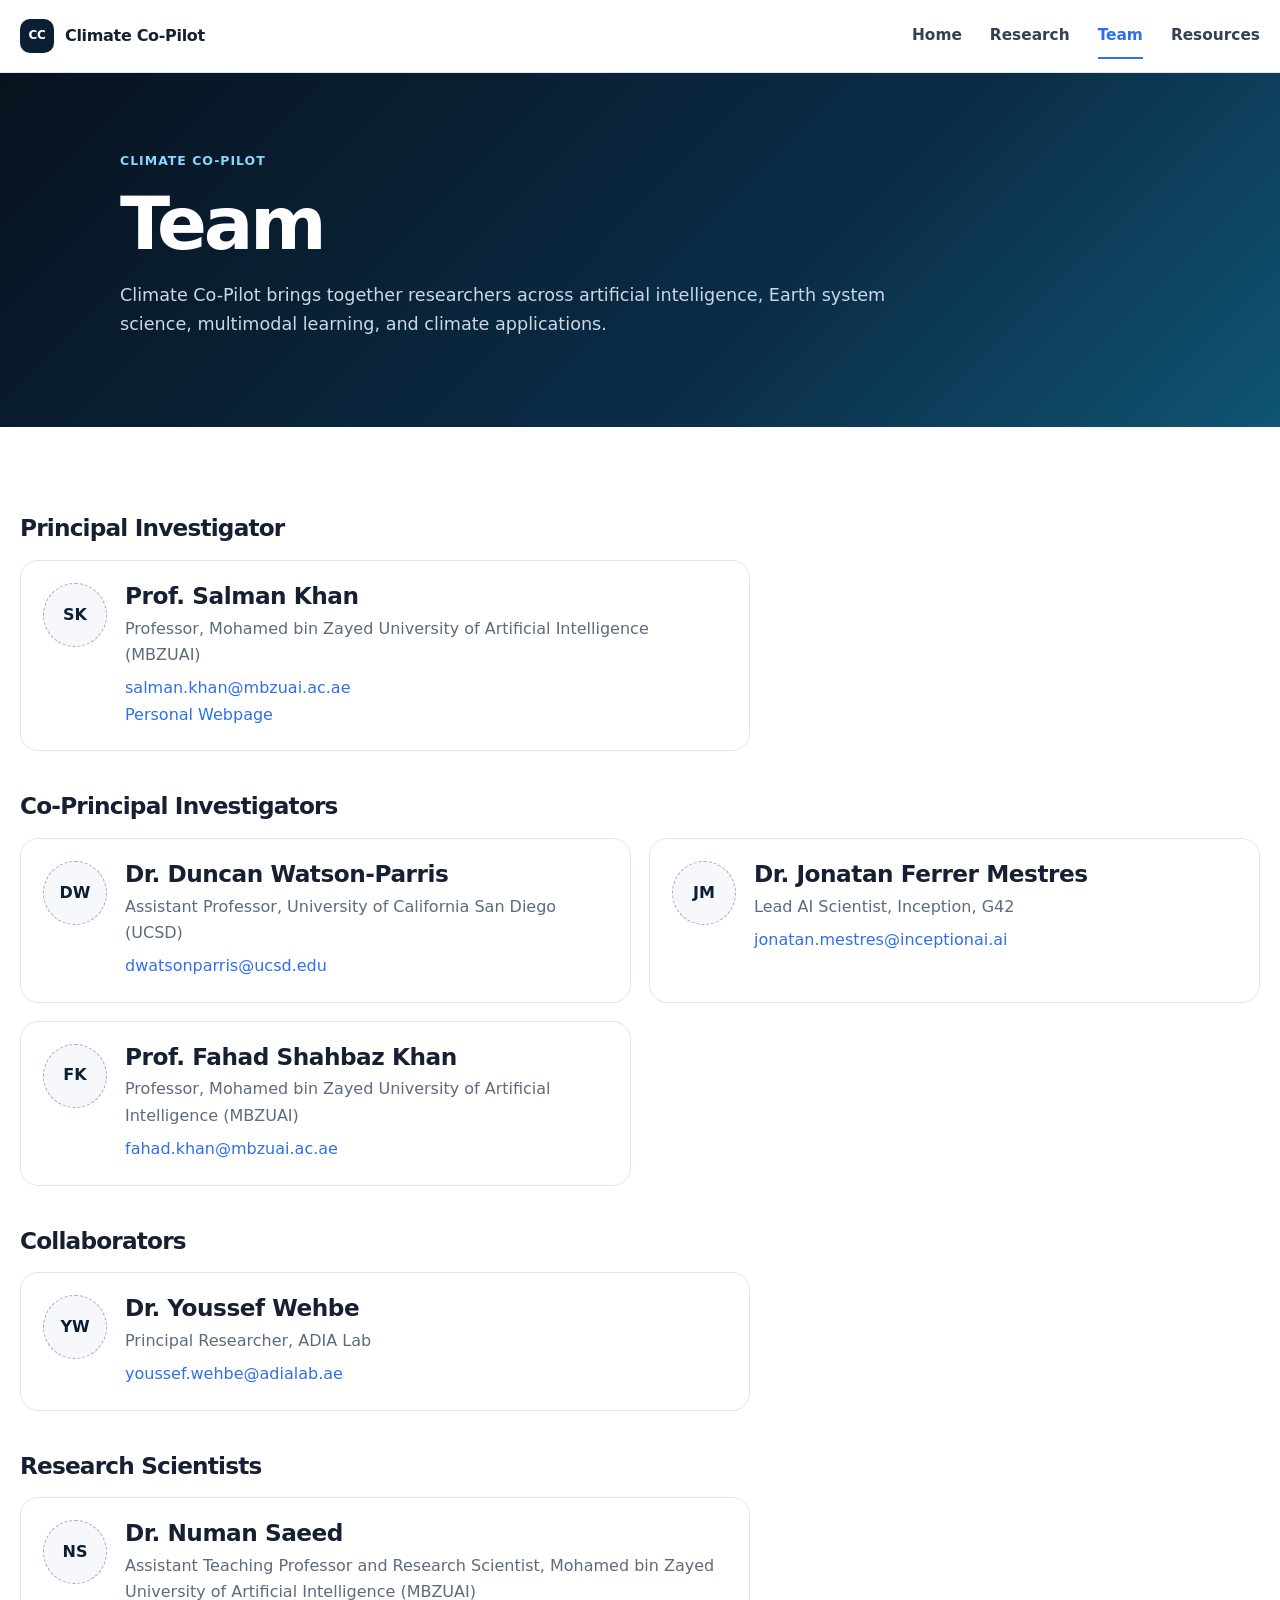
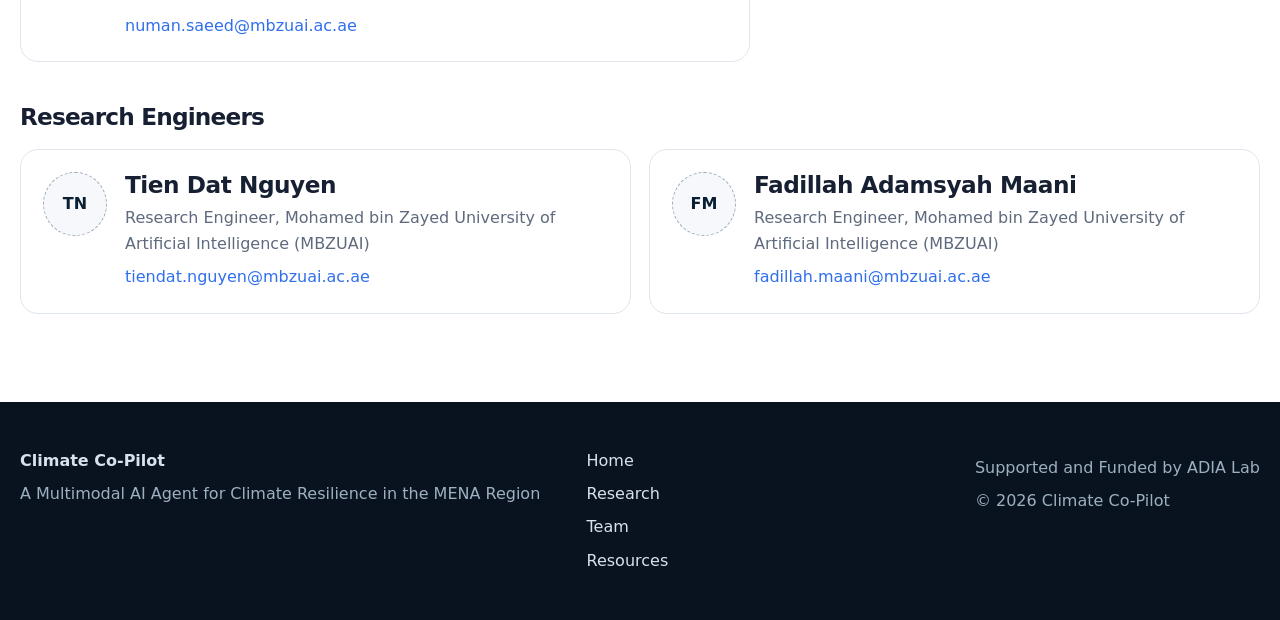
<file: team.html>
<!doctype html>
<html lang="en">
<head>
  <meta charset="utf-8" />
  <meta name="viewport" content="width=device-width, initial-scale=1" />
  <meta name="description" content="Climate Co-Pilot team and collaborators." />
  <title>Team | Climate Co-Pilot</title>
  <link rel="icon" href="assets/images/favicon.svg" type="image/svg+xml" />
  <link rel="stylesheet" href="assets/css/style.css" />
</head>
<body>
  <header class="site-header">
    <div class="container nav-wrap">
      <a class="brand" href="index.html"><span class="brand-mark">CC</span><span>Climate Co-Pilot</span></a>
      <button class="nav-toggle" aria-expanded="false" aria-controls="site-nav">Menu</button>
      <nav id="site-nav" class="site-nav" aria-label="Primary navigation">
        <a href="index.html">Home</a><a href="research.html">Research</a><a href="team.html">Team</a><a href="resources.html">Resources</a>
      </nav>
    </div>
  </header>

  <main>
    <section class="page-hero section-dark">
      <div class="container narrow-wide">
        <p class="eyebrow">Climate Co-Pilot</p>
        <h1>Team</h1>
        <p>Climate Co-Pilot brings together researchers across artificial intelligence, Earth system science, multimodal learning, and climate applications.</p>
      </div>
    </section>

    <section class="section">
      <div class="container">
        <h2 class="team-role-heading">Principal Investigator</h2>
        <div class="team-grid one">
          <article class="person-card">
            <div class="avatar-placeholder">SK</div>
            <div><h3>Prof. Salman Khan</h3><p class="person-role">Professor, Mohamed bin Zayed University of Artificial Intelligence (MBZUAI)</p><a href="mailto:salman.khan@mbzuai.ac.ae">salman.khan@mbzuai.ac.ae</a><br><a href="https://salman-h-khan.github.io/" target="_blank" rel="noopener noreferrer">Personal Webpage</a></div>
          </article>
        </div>

        <h2 class="team-role-heading">Co-Principal Investigators</h2>
        <div class="team-grid">
          <article class="person-card"><div class="avatar-placeholder">DW</div><div><h3>Dr. Duncan Watson-Parris</h3><p class="person-role">Assistant Professor, University of California San Diego (UCSD)</p><a href="mailto:dwatsonparris@ucsd.edu">dwatsonparris@ucsd.edu</a></div></article>
          <article class="person-card"><div class="avatar-placeholder">JM</div><div><h3>Dr. Jonatan Ferrer Mestres</h3><p class="person-role">Lead AI Scientist, Inception, G42</p><a href="mailto:jonatan.mestres@inceptionai.ai">jonatan.mestres@inceptionai.ai</a></div></article>
          <article class="person-card"><div class="avatar-placeholder">FK</div><div><h3>Prof. Fahad Shahbaz Khan</h3><p class="person-role">Professor, Mohamed bin Zayed University of Artificial Intelligence (MBZUAI)</p><a href="mailto:fahad.khan@mbzuai.ac.ae">fahad.khan@mbzuai.ac.ae</a></div></article>
        </div>

        <h2 class="team-role-heading">Collaborators</h2>
        <div class="team-grid one">
          <article class="person-card"><div class="avatar-placeholder">YW</div><div><h3>Dr. Youssef Wehbe</h3><p class="person-role">Principal Researcher, ADIA Lab</p><a href="mailto:youssef.wehbe@adialab.ae">youssef.wehbe@adialab.ae</a></div></article>
        </div>

        <h2 class="team-role-heading">Research Scientists</h2>
        <div class="team-grid one">
          <article class="person-card"><div class="avatar-placeholder">NS</div><div><h3>Dr. Numan Saeed</h3><p class="person-role">Assistant Teaching Professor and Research Scientist, Mohamed bin Zayed University of Artificial Intelligence (MBZUAI)</p><a href="mailto:numan.saeed@mbzuai.ac.ae">numan.saeed@mbzuai.ac.ae</a></div></article>
        </div>

        <h2 class="team-role-heading">Research Engineers</h2>
        <div class="team-grid">
          <article class="person-card"><div class="avatar-placeholder">TN</div><div><h3>Tien Dat Nguyen</h3><p class="person-role">Research Engineer, Mohamed bin Zayed University of Artificial Intelligence (MBZUAI)</p><a href="mailto:tiendat.nguyen@mbzuai.ac.ae">tiendat.nguyen@mbzuai.ac.ae</a></div></article>
          <article class="person-card"><div class="avatar-placeholder">FM</div><div><h3>Fadillah Adamsyah Maani</h3><p class="person-role">Research Engineer, Mohamed bin Zayed University of Artificial Intelligence (MBZUAI)</p><a href="mailto:fadillah.maani@mbzuai.ac.ae">fadillah.maani@mbzuai.ac.ae</a></div></article>
        </div>
      </div>
    </section>
  </main>

  <footer class="site-footer"><div class="container footer-grid"><div><strong>Climate Co-Pilot</strong><p>A Multimodal AI Agent for Climate Resilience in the MENA Region</p></div><div class="footer-links"><a href="index.html">Home</a><a href="research.html">Research</a><a href="team.html">Team</a><a href="resources.html">Resources</a></div><div><p>Supported and Funded by ADIA Lab</p><p>© <span data-current-year></span> Climate Co-Pilot</p></div></div></footer>
  <script src="assets/js/main.js"></script>
</body>
</html>
</file>
<file: assets/css/style.css>
:root {
  --navy: #0b1f33;
  --navy-2: #102b46;
  --blue: #2f6fed;
  --purple: #8d46e8;
  --green: #1fa96a;
  --teal: #0fa8a8;
  --text: #172033;
  --muted: #5e6a7d;
  --line: #dfe5ec;
  --soft: #f6f8fb;
  --white: #ffffff;
  --shadow: 0 18px 50px rgba(11, 31, 51, 0.10);
  --radius: 22px;
  --max: 1240px;
}

* { box-sizing: border-box; }
html { scroll-behavior: smooth; }
body {
  margin: 0;
  font-family: Inter, ui-sans-serif, system-ui, -apple-system, BlinkMacSystemFont, "Segoe UI", sans-serif;
  color: var(--text);
  background: var(--white);
  line-height: 1.65;
  -webkit-font-smoothing: antialiased;
}
a { color: inherit; }
img { max-width: 100%; display: block; }
code { font-family: ui-monospace, SFMono-Regular, Menlo, Consolas, monospace; font-size: 0.92em; }

.container { width: min(var(--max), calc(100% - 40px)); margin: 0 auto; }
.narrow { max-width: 900px; }
.narrow-wide { max-width: 1040px; }
.section { padding: 88px 0; }
.section-soft { background: var(--soft); }
.section-dark { background: linear-gradient(135deg, #07121e 0%, #0b2d48 62%, #0f5573 100%); color: var(--white); }
.section-kicker, .eyebrow {
  margin: 0 0 10px;
  color: var(--blue);
  font-weight: 800;
  letter-spacing: .08em;
  text-transform: uppercase;
  font-size: 0.78rem;
}
.section-dark .eyebrow { color: #88d7ff; }
h1, h2, h3 { line-height: 1.15; margin-top: 0; }
h1 { font-size: clamp(2.7rem, 7vw, 5.2rem); letter-spacing: -0.045em; margin-bottom: 20px; }
h2 { font-size: clamp(2rem, 4vw, 3.05rem); letter-spacing: -0.035em; margin-bottom: 22px; }
h3 { font-size: 1.45rem; letter-spacing: -0.02em; }
p { margin: 0 0 18px; }
.section-intro { max-width: 850px; color: var(--muted); font-size: 1.07rem; margin-bottom: 34px; }
.section-heading-row { display: flex; align-items: end; justify-content: space-between; gap: 24px; margin-bottom: 30px; }
.text-link { text-decoration: none; color: var(--blue); font-weight: 800; }
.text-link:hover { text-decoration: underline; }

.site-header {
  position: sticky;
  top: 0;
  z-index: 100;
  background: rgba(255,255,255,.94);
  border-bottom: 1px solid rgba(223,229,236,.9);
  backdrop-filter: blur(14px);
}
.nav-wrap { min-height: 72px; display: flex; align-items: center; justify-content: space-between; gap: 28px; }
.brand { display: inline-flex; align-items: center; gap: 11px; font-weight: 850; text-decoration: none; letter-spacing: -0.02em; }
.brand-mark { width: 34px; height: 34px; display: inline-grid; place-items: center; border-radius: 10px; background: var(--navy); color: #fff; font-size: .75rem; }
.site-nav { display: flex; align-items: center; gap: 28px; }
.site-nav a { text-decoration: none; color: #334155; font-weight: 700; font-size: .96rem; position: relative; }
.site-nav a:hover, .site-nav a.active { color: var(--blue); }
.site-nav a.active::after { content: ""; position: absolute; left: 0; right: 0; bottom: -10px; height: 2px; background: var(--blue); }
.nav-toggle { display: none; border: 1px solid var(--line); background: #fff; border-radius: 10px; padding: 9px 12px; font-weight: 700; }

.hero { padding: 104px 0 98px; }
.hero-grid { display: grid; grid-template-columns: 1.55fr .75fr; gap: 64px; align-items: center; }
.hero-subtitle { font-size: clamp(1.35rem, 2.4vw, 2rem); font-weight: 700; max-width: 900px; color: #dceeff; margin-bottom: 18px; }
.hero-copy { max-width: 790px; font-size: 1.08rem; color: #c8d7e7; }
.hero-panel { border: 1px solid rgba(255,255,255,.18); background: rgba(255,255,255,.06); border-radius: 24px; padding: 28px; box-shadow: inset 0 1px 0 rgba(255,255,255,.05); }
.hero-panel-label { color: #9bd9ff; font-size: .78rem; text-transform: uppercase; letter-spacing: .1em; font-weight: 800; margin-bottom: 14px; }
.hero-panel-list { display: grid; gap: 12px; }
.hero-panel-list span { padding: 13px 14px; border-radius: 12px; background: rgba(255,255,255,.07); font-weight: 700; }
.button-row { display: flex; flex-wrap: wrap; gap: 12px; margin-top: 28px; }
.button { display: inline-flex; align-items: center; justify-content: center; min-height: 46px; padding: 0 20px; border-radius: 999px; text-decoration: none; font-weight: 800; transition: .18s ease; }
.button-primary { background: #fff; color: var(--navy); }
.button-primary:hover { transform: translateY(-2px); box-shadow: 0 10px 24px rgba(0,0,0,.15); }
.button-ghost { border: 1px solid rgba(255,255,255,.3); color: #fff; }
.button-ghost:hover { background: rgba(255,255,255,.08); }
.button-small { min-height: 40px; padding: 0 16px; background: var(--navy); color: #fff; }
.button-small:hover { background: var(--navy-2); }

.research-grid { display: grid; gap: 24px; }
.research-grid.three { grid-template-columns: repeat(3, 1fr); }
.direction-card { border-radius: var(--radius); padding: 30px; color: #fff; min-height: 430px; display: flex; flex-direction: column; box-shadow: var(--shadow); }
.direction-blue { background: linear-gradient(145deg, #397df2, #285cc9); }
.direction-purple { background: linear-gradient(145deg, #a54df0, #7832cb); }
.direction-green { background: linear-gradient(145deg, #23b96f, #0b8f63); }
.direction-icon { width: 48px; height: 48px; border-radius: 14px; display: grid; place-items: center; background: rgba(255,255,255,.16); font-weight: 900; margin-bottom: 24px; }
.direction-card h3 { font-size: 1.75rem; margin-bottom: 14px; }
.direction-card .question { color: rgba(255,255,255,.92); font-size: 1.03rem; }
.check-list { list-style: none; padding: 0; margin: 10px 0 20px; display: grid; gap: 10px; }
.check-list li { position: relative; padding-left: 26px; }
.check-list li::before { content: "✓"; position: absolute; left: 0; font-weight: 900; }
.current-work { margin-top: auto; padding-top: 12px; }
.card-link { color: #fff; font-weight: 850; text-decoration: none; }
.card-link:hover { text-decoration: underline; }
.split-direction-card { min-height: 430px; }
.split-links { display: grid; grid-template-columns: 1fr 1fr; gap: 12px; margin: 14px 0 22px; }
.split-link { background: rgba(255,255,255,.12); border: 1px solid rgba(255,255,255,.14); border-radius: 14px; padding: 16px; text-decoration: none; min-height: 132px; transition: .18s ease; }
.split-link:hover { background: rgba(255,255,255,.18); transform: translateY(-2px); }
.split-link strong, .split-link span { display: block; }
.split-link strong { margin-bottom: 7px; }
.split-link span { font-size: .9rem; color: rgba(255,255,255,.9); }
.status-badge { display: inline-flex; align-self: flex-start; padding: 7px 11px; border-radius: 999px; background: rgba(255,255,255,.16); font-size: .78rem; font-weight: 800; }

.work-grid { display: grid; grid-template-columns: 1fr 1fr; gap: 26px; }
.work-card { border: 1px solid var(--line); border-radius: var(--radius); padding: 32px; box-shadow: 0 10px 34px rgba(11,31,51,.06); }
.work-card-tag { display: inline-flex; padding: 6px 10px; border-radius: 999px; background: #eaf1ff; color: #2a5ec7; text-transform: uppercase; letter-spacing: .07em; font-weight: 850; font-size: .72rem; margin-bottom: 15px; }
.work-card p { color: var(--muted); }

.figure-card { margin: 34px 0 0; border: 1px solid var(--line); background: #fff; border-radius: var(--radius); overflow: hidden; box-shadow: 0 10px 35px rgba(11,31,51,.07); }
.figure-card img { width: 100%; background: #f9fbfd; }
.figure-card figcaption { padding: 16px 20px; color: var(--muted); font-size: .9rem; border-top: 1px solid var(--line); }
.figure-card.compact { margin: 0; align-self: start; }
.placeholder-note { color: #a04444; font-weight: 700; }

.process-grid { display: grid; grid-template-columns: repeat(4, 1fr); gap: 16px; margin-top: 24px; }
.process-grid > div { background: #fff; border: 1px solid var(--line); padding: 22px; border-radius: 16px; }
.process-grid span { font-size: .75rem; color: var(--blue); font-weight: 900; }
.process-grid strong { display: block; margin: 8px 0 6px; }
.process-grid p { margin: 0; color: var(--muted); font-size: .92rem; }

.logo-grid { display: flex; align-items: center; justify-content: space-between; gap: 2rem; margin-top: 2rem; }
.partner-logo { flex: 1; display: flex; align-items: center; justify-content: center; height: 100px; }
.partner-logo img { max-width: 220px; max-height: 75px; width: auto; height: auto; object-fit: contain; }
.logo-ucsd { max-width: 120px !important; max-height: 90px !important; }
@media (max-width: 900px) {
  .logo-grid { flex-wrap: wrap; }
  .partner-logo { min-width: 45%; }
}
.logo-placeholder { min-height: 124px; border: 1.5px dashed #9aa8b9; background: #fff; border-radius: 18px; display: grid; place-items: center; text-align: center; padding: 14px; }
.logo-placeholder span { display: block; font-weight: 850; font-size: 1.08rem; }
.logo-placeholder small { color: var(--muted); }

.timeline { border-left: 2px solid var(--line); margin: 34px 0 0 10px; }
.timeline-item { display: grid; grid-template-columns: 180px 1fr; gap: 28px; position: relative; padding: 0 0 36px 28px; }
.timeline-item::before { content: ""; position: absolute; left: -7px; top: 7px; width: 12px; height: 12px; background: var(--blue); border: 3px solid #fff; border-radius: 50%; box-shadow: 0 0 0 1px var(--blue); }
.timeline-date { font-weight: 850; color: var(--navy); }
.timeline-category { display: inline-flex; margin-bottom: 7px; padding: 4px 8px; border-radius: 999px; background: #eef4ff; color: #315faa; font-weight: 800; font-size: .72rem; text-transform: uppercase; letter-spacing: .05em; }
.timeline-item h3 { margin-bottom: 8px; }
.timeline-item p { color: var(--muted); }

.page-hero { padding: 78px 0 70px; }
.page-hero h1 { font-size: clamp(2.6rem, 6vw, 4.6rem); margin-bottom: 15px; }
.page-hero p:last-child { max-width: 820px; color: #cbd8e6; font-size: 1.1rem; }
.research-detail-grid { display: grid; grid-template-columns: 1.06fr .94fr; gap: 46px; align-items: start; }
.research-detail-grid.reverse { grid-template-columns: .94fr 1.06fr; }
.stat-grid { display: grid; grid-template-columns: repeat(3, minmax(0,1fr)); gap: 12px; margin-top: 28px; }
.stat-grid div { border: 1px solid var(--line); background: #fff; border-radius: 14px; padding: 16px; }
.stat-grid strong { display: block; font-size: 1.35rem; color: var(--navy); }
.stat-grid span { color: var(--muted); font-size: .82rem; }
.application-grid { display: grid; grid-template-columns: 1fr 1fr; gap: 24px; }
.application-card { border: 1px solid var(--line); border-radius: var(--radius); padding: 30px; box-shadow: 0 10px 34px rgba(11,31,51,.06); }
.application-card p { color: var(--muted); }
.application-icon { width: 46px; height: 46px; border-radius: 14px; display: grid; place-items: center; background: #e9f7ef; color: #157247; font-weight: 900; margin-bottom: 18px; }
.application-card .status-badge { color: #35604e; background: #e8f6ee; }

.resource-pills { display: flex; flex-wrap: wrap; justify-content: flex-end; gap: 12px; }
.resource-pills.left { justify-content: flex-start; margin-top: 26px; }
.resource-pill { display: inline-flex; align-items: center; gap: 8px; background: #323232; color: #fff; min-height: 46px; padding: 0 18px; border-radius: 999px; text-decoration: none; font-weight: 750; }
.resource-pill:hover { background: #151515; transform: translateY(-1px); }
.resource-pill::before { font-weight: 900; color: #fff; }
.icon-doc::before { content: "↗"; }
.icon-code::before { content: "</>"; font-size: .8rem; }
.icon-data::before { content: "▰"; }
.icon-model::before { content: "◇"; }
.icon-web::before { content: "◎"; }
.resource-groups { display: grid; gap: 26px; max-width: 1000px; }
.resource-group-card { border: 1px solid var(--line); border-radius: var(--radius); padding: 34px; display: grid; grid-template-columns: 1fr auto; align-items: center; gap: 28px; box-shadow: 0 10px 34px rgba(11,31,51,.06); }
.resource-group-card h2 { font-size: 1.8rem; margin-bottom: 8px; }
.resource-group-card p { margin-bottom: 0; color: var(--muted); }
.resource-group-card .placeholder-note { grid-column: 1 / -1; font-size: .88rem; }

.team-role-heading { font-size: 1.45rem; margin: 42px 0 18px; }
.team-role-heading:first-of-type { margin-top: 0; }
.team-grid { display: grid; grid-template-columns: 1fr 1fr; gap: 18px; }
.team-grid.one { grid-template-columns: 1fr; max-width: 730px; }
.person-card { border: 1px solid var(--line); border-radius: 18px; padding: 22px; display: grid; grid-template-columns: 64px 1fr; gap: 18px; align-items: start; }
.person-card h3 { margin-bottom: 6px; }
.person-card a { color: var(--blue); text-decoration: none; word-break: break-word; }
.person-card a:hover { text-decoration: underline; }
.person-role { color: var(--muted); margin-bottom: 7px; }
.avatar-placeholder { width: 64px; height: 64px; border-radius: 50%; display: grid; place-items: center; background: var(--soft); border: 1px dashed #9aa8b9; color: var(--navy); font-weight: 900; }
.person-card .placeholder-note { font-size: .75rem; margin-top: 8px; }

.site-footer { background: #08131f; color: #d8e2ec; padding: 46px 0; margin-top: 0; }
.footer-grid { display: grid; grid-template-columns: 1.5fr 1fr .8fr; gap: 32px; }
.footer-grid p { color: #9eb0c0; margin: 7px 0; }
.footer-links { display: grid; gap: 7px; align-content: start; }
.footer-links a { color: #d8e2ec; text-decoration: none; }
.footer-links a:hover { color: #fff; }
.center-page { min-height: 100vh; display: grid; place-items: center; text-align: center; padding: 40px; }

@media (max-width: 980px) {
  .hero-grid, .research-detail-grid, .research-detail-grid.reverse, .resource-group-card { grid-template-columns: 1fr; }
  .research-grid.three { grid-template-columns: 1fr; }
  .direction-card { min-height: auto; }
  .work-grid, .application-grid { grid-template-columns: 1fr; }
  .process-grid, .logo-grid { grid-template-columns: repeat(2, 1fr); }
  .resource-pills { justify-content: flex-start; }
}

@media (max-width: 760px) {
  .section { padding: 64px 0; }
  .container { width: min(100% - 28px, var(--max)); }
  .nav-toggle { display: inline-flex; }
  .site-nav { position: absolute; top: 72px; left: 14px; right: 14px; display: none; flex-direction: column; align-items: stretch; gap: 0; padding: 10px; background: #fff; border: 1px solid var(--line); border-radius: 14px; box-shadow: var(--shadow); }
  .site-nav.open { display: flex; }
  .site-nav a { padding: 12px; }
  .site-nav a.active::after { display: none; }
  .hero { padding: 78px 0 70px; }
  .hero-grid { grid-template-columns: 1fr; gap: 34px; }
  .split-links, .process-grid, .logo-grid, .team-grid, .team-grid.one, .stat-grid { grid-template-columns: 1fr; }
  .section-heading-row { align-items: start; flex-direction: column; }
  .timeline-item { grid-template-columns: 1fr; gap: 8px; }
  .footer-grid { grid-template-columns: 1fr; }
  .resource-group-card { padding: 26px; }
}

.slider-wrapper { display: flex; align-items: center; gap: 1rem; margin-top: 2rem; }
.slider-window { flex: 1; overflow: hidden; border-radius: 18px; }
.image-slider { display: flex; transition: transform 0.4s ease; }
.slide { min-width: 100%; display: flex; align-items: center; justify-content: center; }
.slide img { display: block; width: 100%; height: auto; max-height: 620px; object-fit: contain; }
.slider-button { flex: 0 0 44px; width: 44px; height: 44px; border: 1px solid #d5dce5; border-radius: 50%; background: #fff; cursor: pointer; font-size: 1.4rem; }
.slider-dots { display: flex; justify-content: center; gap: 0.5rem; margin-top: 1rem; }
.slider-dot { width: 9px; height: 9px; border-radius: 50%; background: #c5ccd6; cursor: pointer; }
.slider-dot.is-active { background: #2563eb; }
.terrabench-slider { max-width: 1200px; margin: 2.5rem auto 0; }

.timeline-category { display: inline-block; margin-bottom: 0.4rem; font-size: 0.78rem; font-weight: 700; text-transform: uppercase; letter-spacing: 0.06em; color: #2563eb; }
</file>
